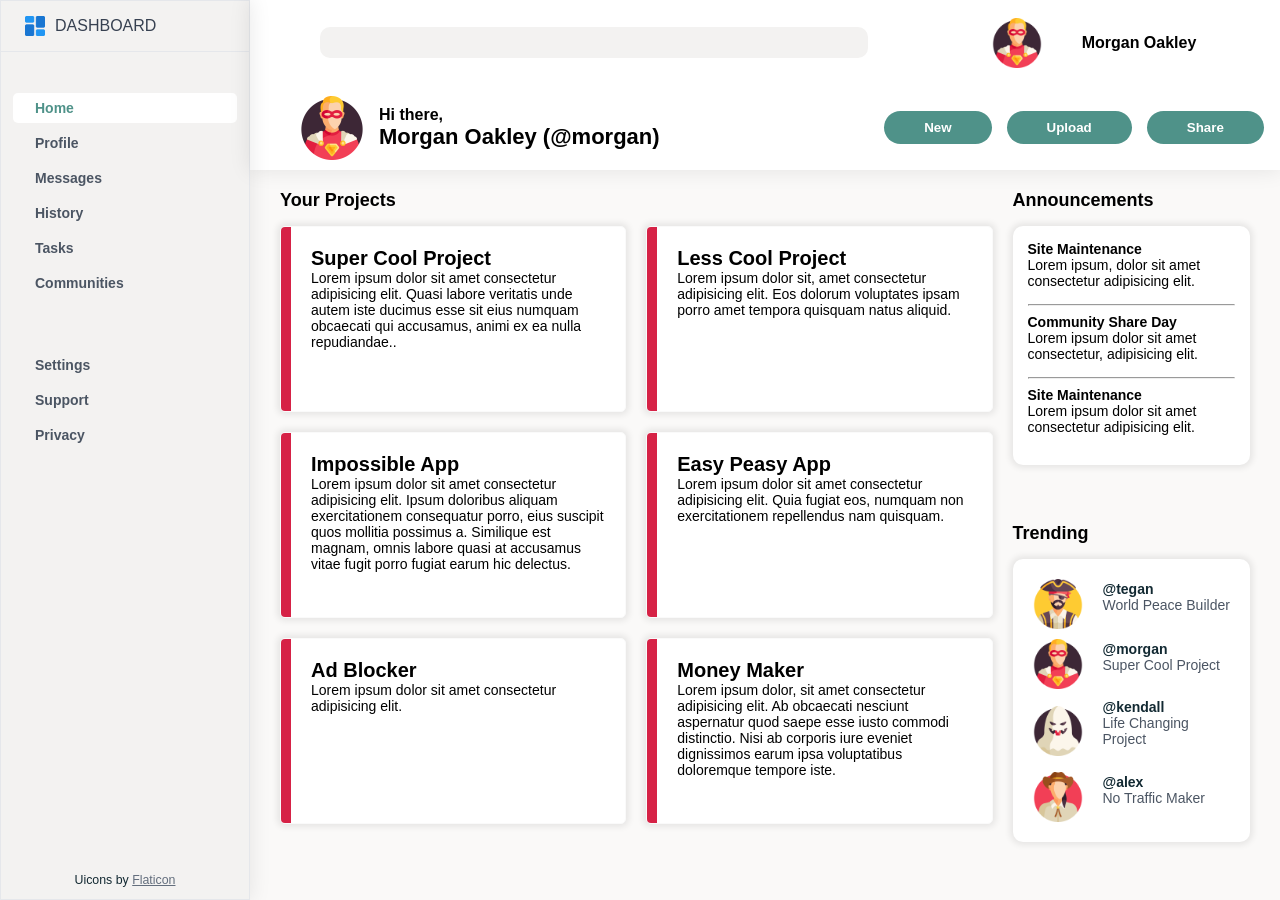
<file: index.html>
<!DOCTYPE html>
<html lang="en">
<head>
    <meta charset="UTF-8">
    <meta name="viewport" content="width=device-width, initial-scale=1.0">
    <title>Admin dashboard</title>
    <link rel="stylesheet" href="style.css">
    <link rel='stylesheet' href='https://cdn-uicons.flaticon.com/4.0.0/uicons-regular-rounded/css/uicons-regular-rounded.css'>
    <link rel='stylesheet' href='https://cdn-uicons.flaticon.com/4.0.0/uicons-bold-straight/css/uicons-bold-straight.css'>
</head>
<body>
    <div class="navbar">
        <div class="logo">
            <img src="icons/dashboard.png">
            <h1>DASHBOARD</h1>
        </div>
        <div class="container">
            <ul class="navlist">
                <li class="selected"><i class="fi fi-rr-home"></i> Home</li>
                <li><i class="fi fi-rr-user"></i> Profile</li>
                <li><i class="fi fi-rr-comment-alt-dots"></i> Messages</li>
                <li><i class="fi fi-rr-time-past"></i> History</li>
                <li><i class="fi fi-rr-task-checklist"></i> Tasks</li>
                <li><i class="fi fi-rr-users-medical"></i> Communities</li>
            </ul>
            <ul class="navlist">
                <li><i class="fi fi-rr-settings-sliders"></i> Settings</li>
                <li><i class="fi fi-rr-suggestion"></i> Support</li>
                <li><i class="fi fi-rr-password-lock"></i> Privacy</li>
            </ul>               
        </div>
        <div class="footer">
                <p>Uicons by <a href="https://www.flaticon.com/uicons">Flaticon</a></p>
            </div>
    </div>
    <div class="header">
        <div class="searchcontainer">
            <i class="fi fi-bs-search"></i>
            <input type="text" id="search" name="search">
        </div>
        <div class="profile">
            <i class="fi fi-rr-bell-notification-social-media"></i>
            <img src="icons/pfp1.png" alt="pfp">
            <p>Morgan Oakley</p>
        </div>
        <div class="welcome">
            <img src="icons/pfp1.png" alt="pfp">
            <p>Hi there, <br><span>Morgan Oakley (@morgan)</span></p>
        </div>
        <div class="buttons">
            <button class="btnnew">New</button>
            <button class="upload">Upload</button>
            <button class="share">Share</button>
        </div>
    </div>
    <div class="articles">
        <div class="projects">
            <p>Your Projects</p>
            <div class="cardholder">
                <div class="card">
                    <div class="line"> </div>
                    <div class="textbox">
                        <p class="name">Super Cool Project</p>
                        <p class="text">Lorem ipsum dolor sit amet consectetur adipisicing elit. Quasi labore veritatis unde autem iste ducimus esse sit eius numquam obcaecati qui accusamus, animi ex ea nulla repudiandae..</p>
                        <div class="icons">
                            <i class="fi fi-rr-wishlist-star"></i>
                            <i class="fi fi-rr-eye"></i>
                            <i class="fi fi-rr-share"></i>
                        </div>
                    </div>
                </div>
                <div class="card">
                    <div class="line"> </div>
                    <div class="textbox">
                        <p class="name">Less Cool Project</p>
                        <p class="text">Lorem ipsum dolor sit, amet consectetur adipisicing elit. Eos dolorum voluptates ipsam porro amet tempora quisquam natus aliquid.</p>
                        <div class="icons">
                            <i class="fi fi-rr-wishlist-star"></i>
                            <i class="fi fi-rr-eye"></i>
                            <i class="fi fi-rr-share"></i>
                        </div>
                    </div>
                </div>
                <div class="card">
                    <div class="line"> </div>
                    <div class="textbox">
                        <p class="name">Impossible App</p>
                        <p class="text">Lorem ipsum dolor sit amet consectetur adipisicing elit. Ipsum doloribus aliquam exercitationem consequatur porro, eius suscipit quos mollitia possimus a. Similique est magnam, omnis labore quasi at accusamus vitae fugit porro fugiat earum hic delectus.</p>
                        <div class="icons">
                            <i class="fi fi-rr-wishlist-star"></i>
                            <i class="fi fi-rr-eye"></i>
                            <i class="fi fi-rr-share"></i>
                        </div>
                    </div>
                </div>
                <div class="card">
                    <div class="line"> </div>
                    <div class="textbox">
                        <p class="name">Easy Peasy App</p>
                        <p class="text">Lorem ipsum dolor sit amet consectetur adipisicing elit. Quia fugiat eos, numquam non exercitationem repellendus nam quisquam.</p>
                        <div class="icons">
                            <i class="fi fi-rr-wishlist-star"></i>
                            <i class="fi fi-rr-eye"></i>
                            <i class="fi fi-rr-share"></i>
                        </div>
                    </div>
                </div>
                <div class="card">
                    <div class="line"> </div>
                    <div class="textbox">
                        <p class="name">Ad Blocker</p>
                        <p class="text">Lorem ipsum dolor sit amet consectetur adipisicing elit.</p>
                        <div class="icons">
                            <i class="fi fi-rr-wishlist-star"></i>
                            <i class="fi fi-rr-eye"></i>
                            <i class="fi fi-rr-share"></i>
                        </div>
                    </div>
                </div>
                <div class="card">
                    <div class="line"> </div>
                    <div class="textbox">
                        <p class="name">Money Maker</p>
                        <p class="text">Lorem ipsum dolor, sit amet consectetur adipisicing elit. Ab obcaecati nesciunt aspernatur quod saepe esse iusto commodi distinctio. Nisi ab corporis iure eveniet dignissimos earum ipsa voluptatibus doloremque tempore iste.</p>
                        <div class="icons">
                            <i class="fi fi-rr-wishlist-star"></i>
                            <i class="fi fi-rr-eye"></i>
                            <i class="fi fi-rr-share"></i>
                        </div>
                    </div>
                </div>
            </div>

        </div>
        <div class="announcements">
            <p>Announcements</p>
            <div>
                <p class="nomargintop"><span class="bold">Site Maintenance</span><br>Lorem ipsum, dolor sit amet consectetur adipisicing elit.</p>
                <hr>
                <p><span class="bold">Community Share Day</span><br>Lorem ipsum dolor sit amet consectetur, adipisicing elit.</p>
                <hr>
                <p class="nomarginbottom"><span class="bold">Site Maintenance</span><br>Lorem ipsum dolor sit amet consectetur adipisicing elit.</p>
            </div>
        </div>
        <div class="trending">
            <p>Trending</p>
            <div>
                <div class="container">
                    <div class="profiles">
                        <img src="icons/pfp2.png" alt="">
                        <p><span>@tegan</span><br>World Peace Builder</p>
                    </div>
                    <div class="profiles">
                        <img src="icons/pfp1.png" alt="">
                        <p><span>@morgan</span><br>Super Cool Project</p>
                    </div>
                    <div class="profiles">
                        <img src="icons/pfp3.png" alt="">
                        <p><span>@kendall</span><br>Life Changing Project</p>
                    </div>
                    <div class="profiles">
                        <img src="icons/pfp4.png" alt="">
                        <p><span>@alex</span><br>No Traffic Maker</p>
                    </div>
                </div>
            </div>
        </div>
    </div>
</body>
</html>
</file>
<file: style.css>
/*ROOT*/
:root {
    --bg: rgb(250 249 248);
    --gold: #ffe66d;
    --raspberry: #D62246;
    --darkcyan: #4f9289;
    --jetblack: #122932;
}

/*Everything else*/
body {
    display: grid;
    grid-template-columns: 250px 5fr;
    grid-template-rows: 170px 4fr;
    grid-template-areas: 
        "navbar header"
        "navbar articles";
    margin: 0;
    padding: 0;
    height: 100vh;
}

.articles p {
    margin: 0;
    margin-bottom: 15px;
}

.announcements div > p {
    font-size: 14px;
}

.cardholder {
    display: grid;
    grid-template-columns: repeat(2, 1fr);
    row-gap: 20px;
    -moz-column-gap: 20px;
         column-gap: 20px;
}

.projects {
    grid-row: 1/3;
}

.trending .container {
    display: flex;
    flex-direction: column;
    gap: 10px;
}

.profiles p {
    color: #4b5563;
}

.profiles span {
    font-weight: 600;
    color: var(--jetblack);
}

.profiles {
    display: flex;
    flex-direction: row;
    gap: 20px;
    align-items: center;
    font-size: 14px;
}

.profiles img {
    width: 50px;
    height: auto;
}

.trending .container {
    background-color: white;
    padding: 20px;
    border-radius: 10px;
    box-shadow: 0 0px 6px 3px rgba(0, 0, 0, 0.08);
}

.projects > p, .announcements > p, .trending > p {
    font-weight: 600;
    font-size: 18px;
}

.announcements div {
    background-color: white;
    padding: 15px;
    border-radius: 10px;
    box-shadow: 0 0px 6px 3px rgba(0, 0, 0, 0.08);
}

.announcements span {
    font-weight: 600;
}

.articles {
    grid-area: articles;
    background-color: var(--bg);
    display: grid;
    grid-template-columns: 3fr 1fr;
    grid-template-rows: auto auto;
    row-gap: 20px;
    -moz-column-gap: 20px;
         column-gap: 20px;
    padding: 20px 30px;
    overflow-y: auto;
}


.buttons {
    display: flex;
    flex-direction: row;
    justify-content: center;
    align-items: center;
    gap: 15px;
}

.header {
    grid-area: header;
    display: grid;
    grid-template-columns: 1.5fr 1fr;
    grid-template-rows: 1fr 1fr;
    box-shadow: 0 0 20px 1px rgba(0, 0, 0, 0.088);
    z-index: 2;
}

.welcome {
    display: flex;
    flex-direction: row;
    width: 100%;
    box-sizing: border-box;
    justify-self: start; 
    align-self: center;
    align-items: center;
    gap: 15px;
    padding-left: 50px;
}

.welcome p {
    font-weight: 600;
}

.welcome span {
    font-weight: 700;
    font-size: 22px;
}

.welcome img{
    width: 64px;
    height: auto;
    align-self: center;
    -o-object-fit: contain;
       object-fit: contain;
}

.profile {
    display: flex;
    flex-direction: row;
    gap: 40px;
    align-items: center;
    justify-content: center;
}

.profile img {
    width: 50px;
    height: auto;
}

.searchcontainer .fi, .profile .fi {
    font-size: 20px;
}

.profile p {
    font-weight: 700;
}

.searchcontainer {
    display: flex;
    flex-direction: row;
    gap: 20px;
    width: 100%;
    box-sizing: border-box;
    justify-self: start; 
    align-self: center;
    padding-left: 50px;
}

.searchcontainer .fi {
    align-self: center;
}

.navbar {
    grid-area: navbar;
    background-color: rgb(243 242 241);
    color: var(--jetblack);
    border: 1px solid rgb(229, 231, 235);
    display: flex;
    flex-direction: column;
    gap: 20px;
    height: 100%;
    box-sizing: border-box;
    box-shadow: 0 0 20px 1px rgba(0, 0, 0, 0.088);
    z-index: 1;
}

.container {
    display: flex;
    flex-direction: column;
    gap: 10px;
}

.navlist {
    list-style-type: none;
    padding: 5px 12px;
    display: flex;
    flex-direction: column;
    gap: 5px;
    font-weight: 600;
    color: #4b5563;
}

.navlist i {
    margin-right: 12px;
}

.navlist li {
    line-height: 1;
    padding: 8px 10px;
    border-radius: 5px;
    cursor: pointer;
    font-size: 0.875rem;
}

.navlist li:active {
    transform: scale(0.95);
}

.navlist li:not(.selected):hover {
    background-color: #4f928955;
    color: var(--jetblack);
    transition-duration: 0.25s;
}

.selected {
    background-color: white;
    color: var(--darkcyan);
}

.logo {
    display: flex;
    flex-direction: row;
    gap: 10px;
    align-items: center;
    border-bottom: 1px solid rgb(229, 231, 235);
    height: 40px;
    align-items: center;
    padding: 5px 24px;
}

.logo img {
    width: 20px;
    height: auto;
    line-height: 1;
}

h1 {
    font-size: 16px;
    line-height: 1;
    color: #374151;
    font-weight: 500;
}

.footer {
    display: flex;
    justify-content: center;
    align-items: center;
    margin-top: auto;
    font-size: 0.773rem;
}

.footer a {
    color: #636e7d;
}

/*Default styles*/
.text {
    font-size: 14px;
}

.card {
    width: 100%;
    height: 186px;
    box-sizing: border-box;
    box-shadow: 0 0px 6px 3px rgba(0, 0, 0, 0.08);
    border: 0.5px solid rgb(250, 250, 250);
    border-radius: 5px;
    display: flex;
    flex-direction: row;
    overflow: hidden;
    flex: 1;
    background-color: white;
}

.icons {
    display: flex;
    flex-direction: row;
    justify-content: flex-end;
    gap: 20px;
    margin-top: auto;
}

.icons .fi {
    font-size: 20px;
}

.icons .fi:hover, .profile .fi:hover, .searchcontainer .fi:hover {
    color: rgb(101, 101, 101);
    cursor: pointer;
}

.textbox {
    padding: 20px;
    display: flex;
    flex-direction: column;
    
} 

.textbox .name {
    font-weight: 600;
    font-size: 1.25em;
}

.card p {
    padding: 0;
    margin: 0;
}

.line {
    background-color: var(--raspberry);
    width: 10px;
    height: auto;
    flex-shrink: 0;
}

button {
    background-color: var(--darkcyan);
    border: none;
    border-radius: 20px;
    padding: 10px 40px;
    color: white;
    font-weight: 600;
    line-height: 1;
    cursor: pointer;
}

input {
    border-radius: 10px;
    background-color: rgb(243 242 241);
    color: var(--jetblack);
    border: none;
    height: 25px;
    line-height: 1;
    padding: 3px 10px;
    width: 100%;
}

button:hover {
    background-color: #407770;
    transition-duration: 0.1s;
}

button:active {
    transform: scale(0.95);
}

.nomargintop {
    margin-top: 0;
}

.nomarginbottom {
    margin-bottom: 0;
}

* {
    font-family: 'Segoe UI', Tahoma, Geneva, Verdana, sans-serif;
}
</file>
